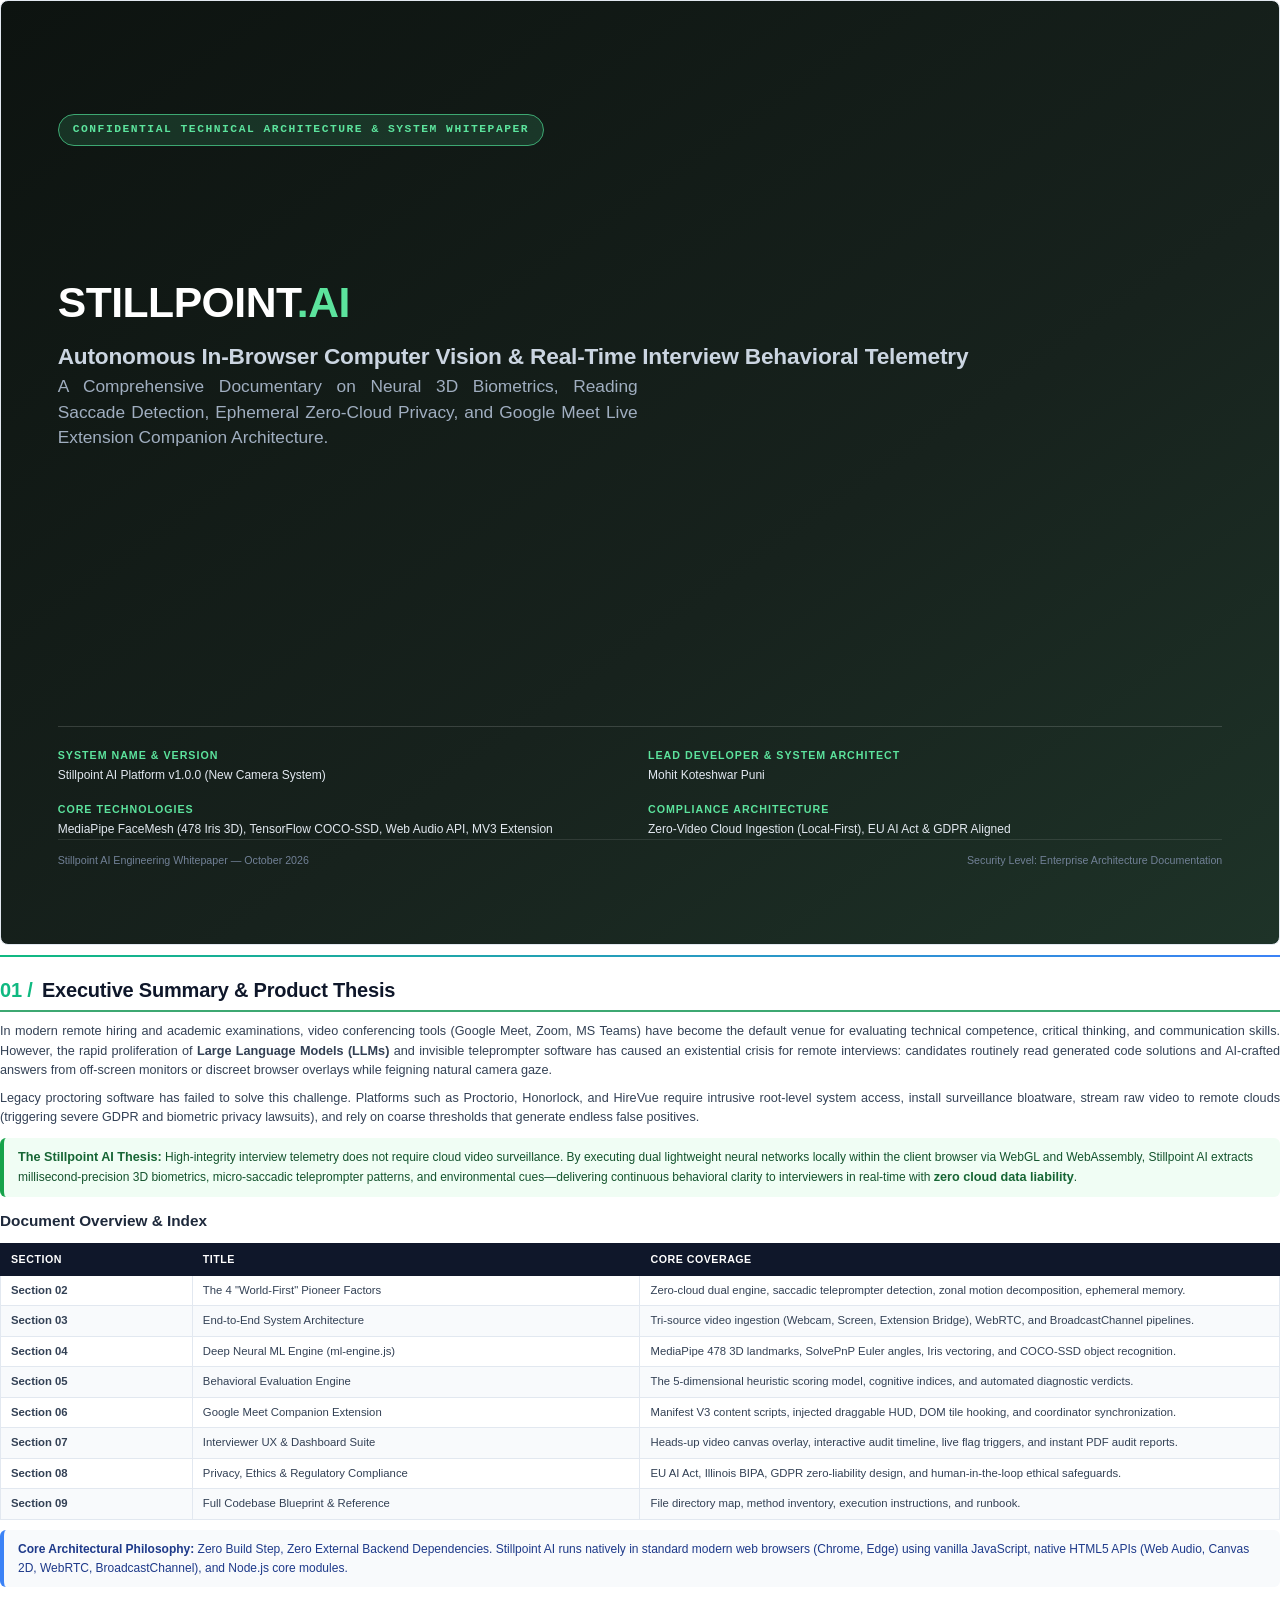
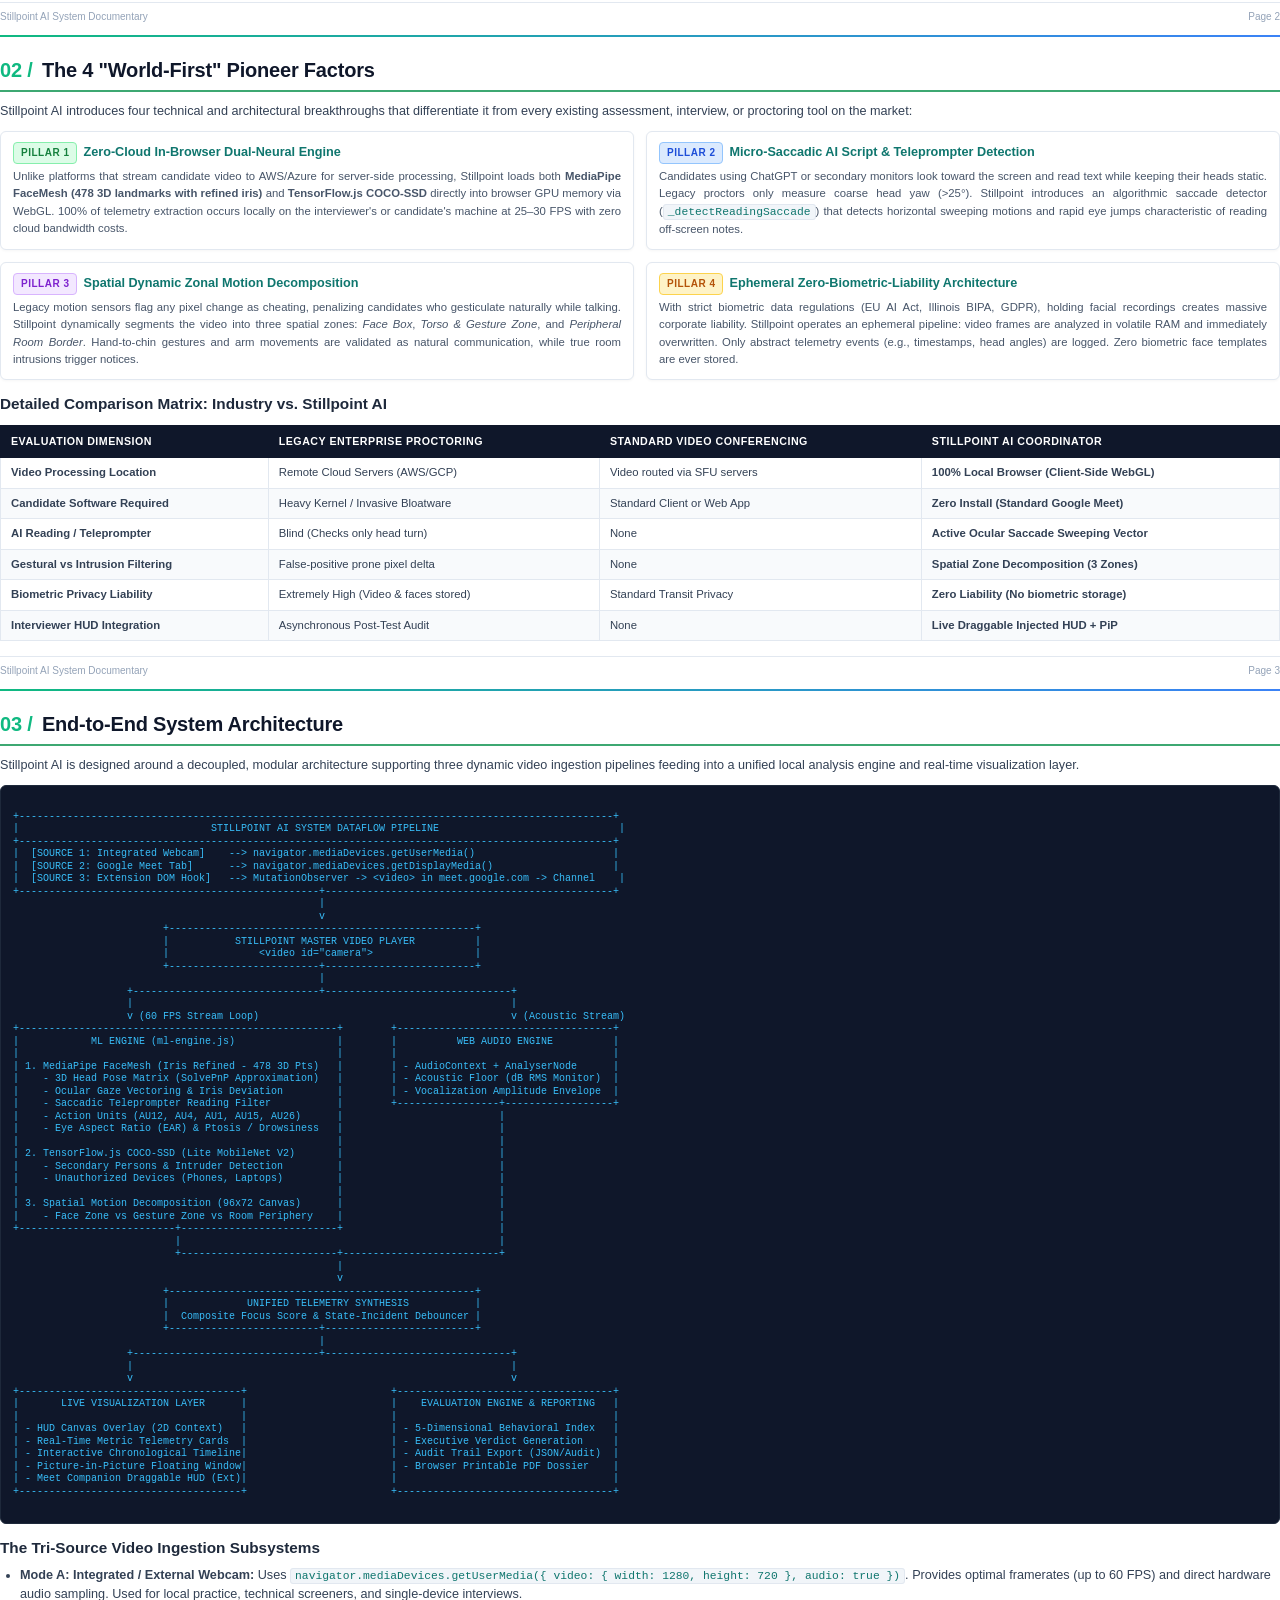
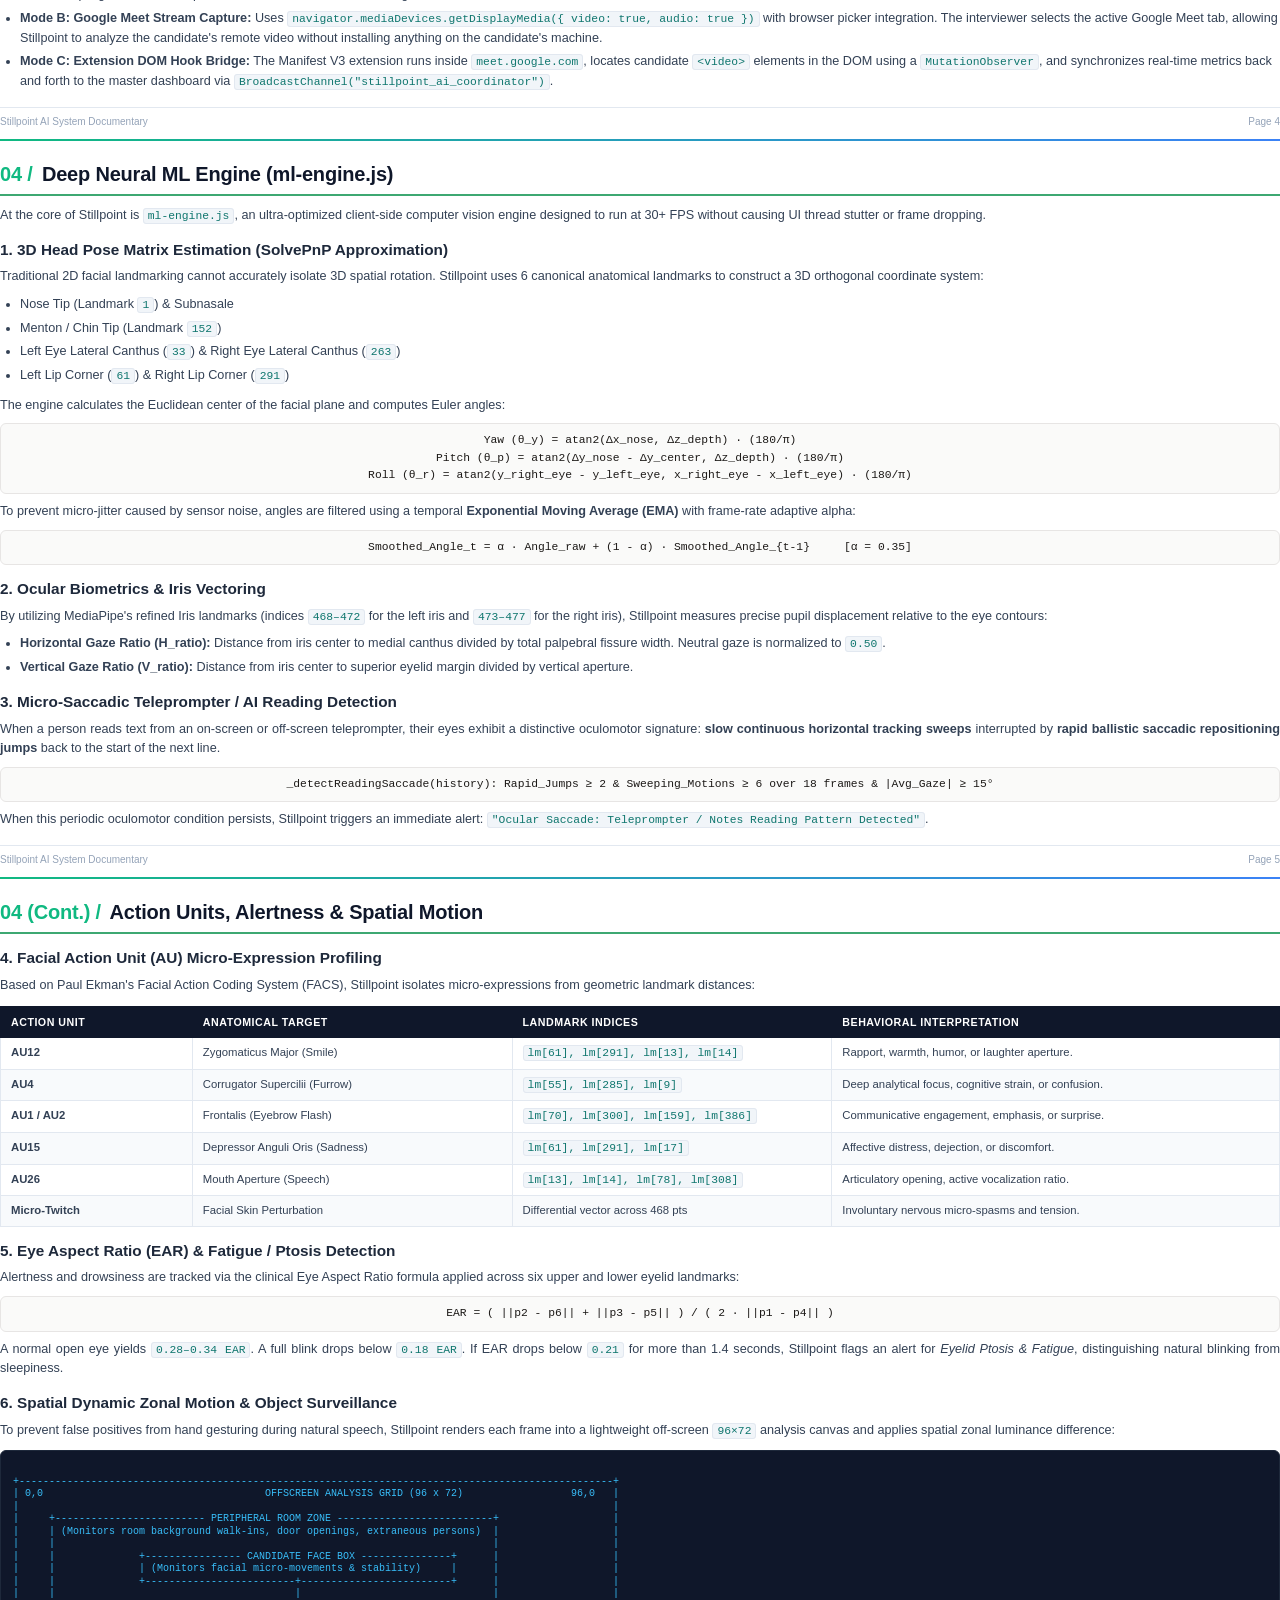
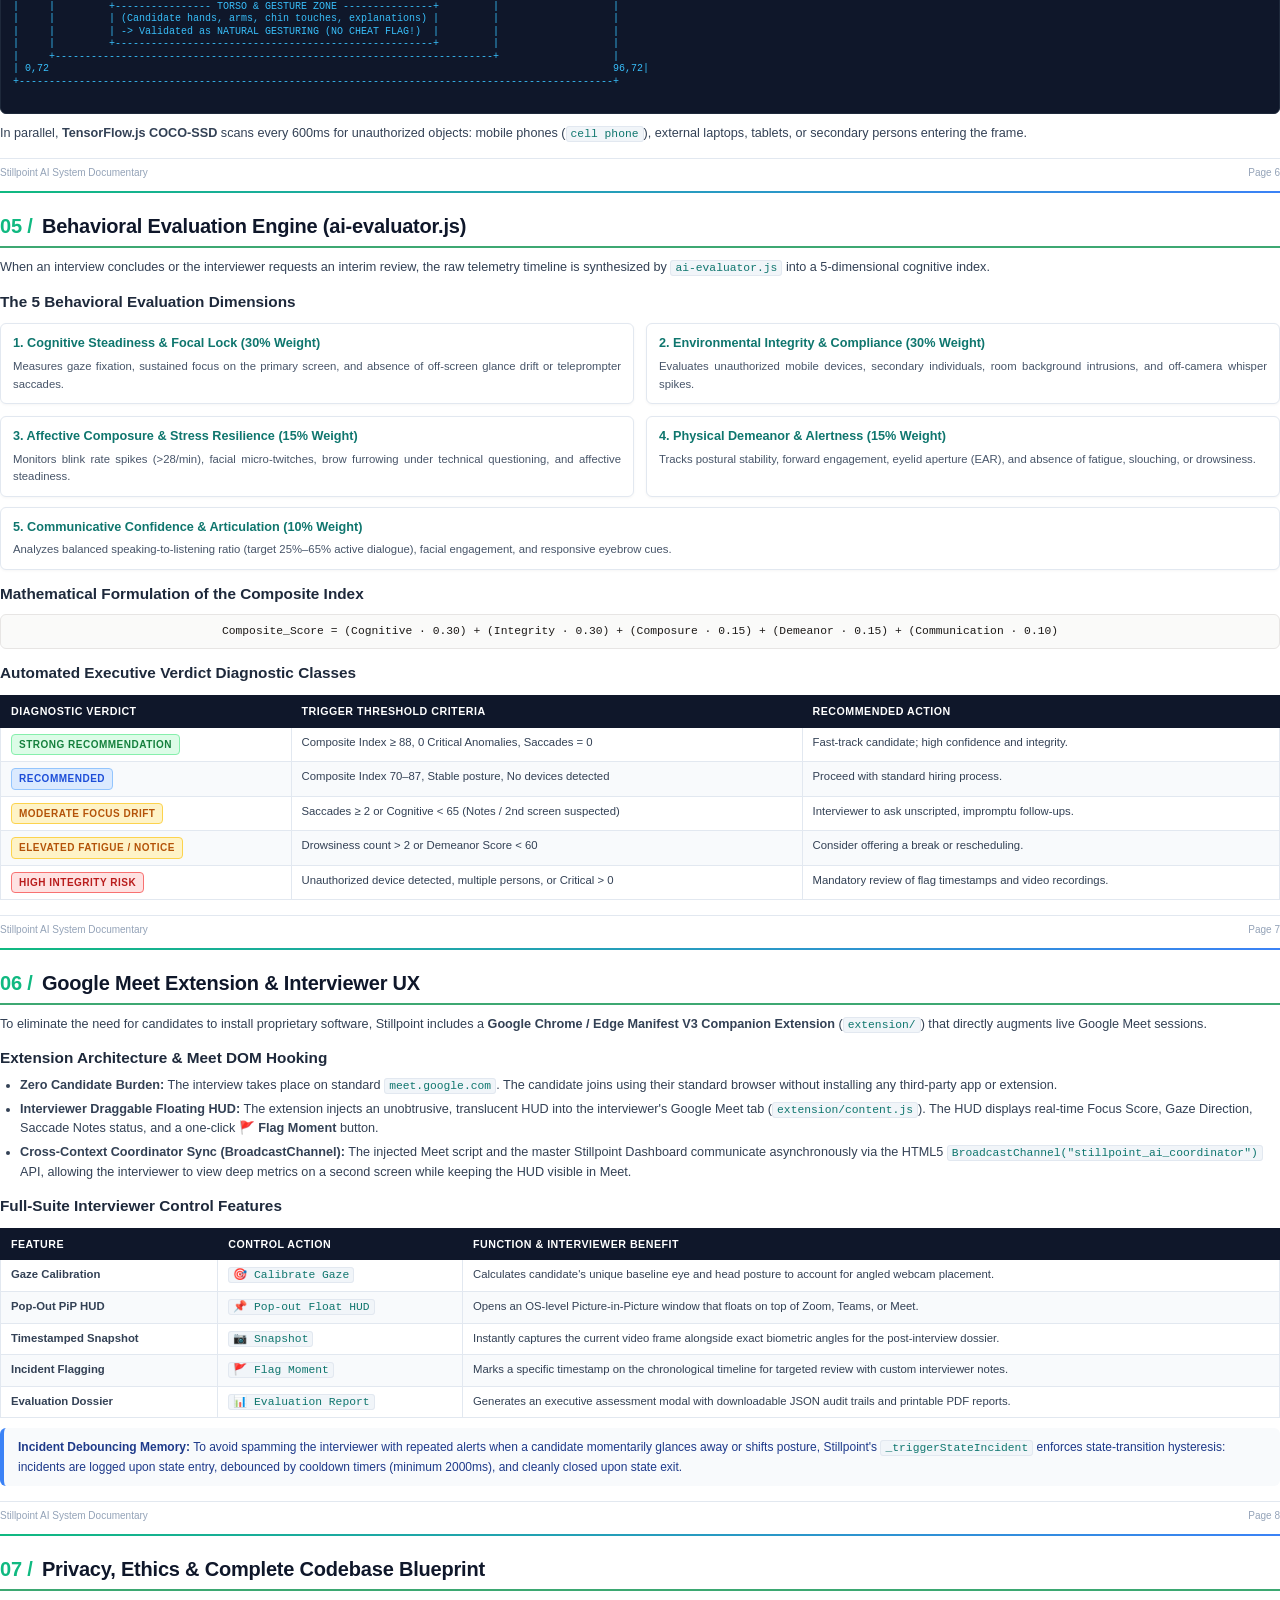
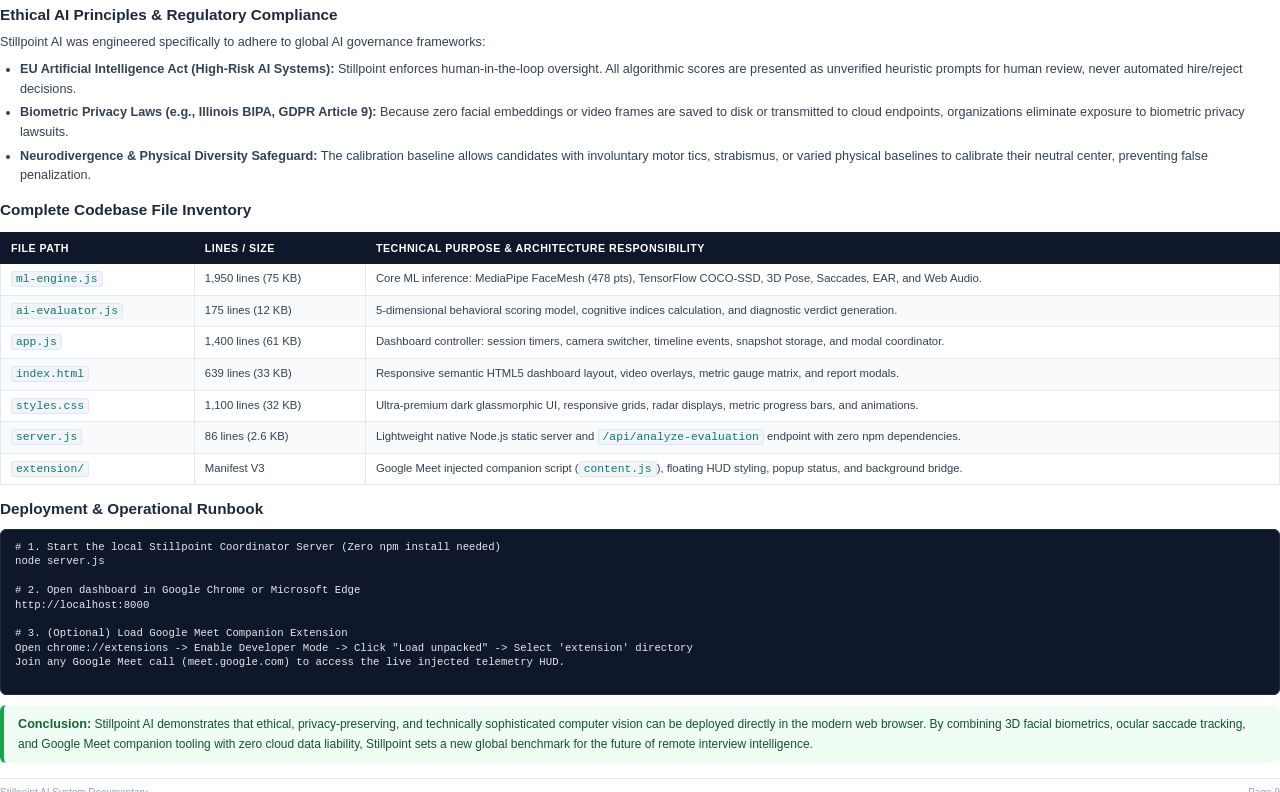
<file: Stillpoint_AI_System_Documentary.html>
<!DOCTYPE html>
<html lang="en">
<head>
  <meta charset="UTF-8">
  <title>Stillpoint AI — System Documentary & Technical Blueprint</title>
  <style>
    /* DOCUMENTARY PRINT & DISPLAY STYLESHEET */
    @page {
      size: A4 portrait;
      margin: 16mm 14mm 16mm 14mm;
      @bottom-right {
        content: counter(page);
        font-family: 'Segoe UI', system-ui, sans-serif;
        font-size: 8pt;
        color: #718096;
      }
    }

    * {
      box-sizing: border-box;
      margin: 0;
      padding: 0;
    }

    body {
      font-family: -apple-system, BlinkMacSystemFont, 'Segoe UI', Roboto, Helvetica, Arial, sans-serif;
      font-size: 9.5pt;
      line-height: 1.55;
      color: #1a202c;
      background: #ffffff;
      -webkit-print-color-adjust: exact !important;
      print-color-adjust: exact !important;
    }

    .page {
      page-break-after: always;
      position: relative;
      padding-bottom: 10px;
    }

    .page:last-child {
      page-break-after: avoid;
    }

    /* COVER PAGE */
    .cover-page {
      display: flex;
      flex-direction: column;
      justify-content: space-between;
      height: 100%;
      min-height: 250mm;
      padding: 30mm 15mm 20mm 15mm;
      border: 1px solid #e2e8f0;
      border-radius: 8px;
      background: linear-gradient(145deg, #0d1310 0%, #17221d 60%, #1e3328 100%);
      color: #ffffff;
    }

    .cover-badge {
      display: inline-block;
      align-self: flex-start;
      background: rgba(61, 168, 114, 0.2);
      border: 1px solid #3da872;
      color: #5ce39d;
      font-family: 'Consolas', 'Courier New', monospace;
      font-size: 8.5pt;
      font-weight: 700;
      letter-spacing: 1.5px;
      text-transform: uppercase;
      padding: 6px 14px;
      border-radius: 20px;
    }

    .cover-titles {
      margin-top: 35mm;
    }

    .cover-titles h1 {
      font-size: 32pt;
      font-weight: 800;
      line-height: 1.15;
      letter-spacing: -0.5px;
      color: #ffffff;
      margin-bottom: 12px;
    }

    .cover-titles h1 span {
      color: #5ce39d;
    }

    .cover-subtitle {
      font-size: 13pt;
      font-weight: 400;
      color: #a0aec0;
      line-height: 1.45;
      max-width: 580px;
      margin-bottom: 25px;
    }

    .cover-meta-grid {
      display: grid;
      grid-template-columns: 1fr 1fr;
      gap: 16px;
      border-top: 1px solid rgba(255, 255, 255, 0.15);
      padding-top: 20px;
      margin-top: 40px;
      font-size: 9pt;
    }

    .cover-meta-item strong {
      display: block;
      color: #5ce39d;
      font-size: 8pt;
      text-transform: uppercase;
      letter-spacing: 1px;
      margin-bottom: 3px;
    }

    .cover-meta-item span {
      color: #e2e8f0;
    }

    .cover-footer {
      font-size: 8pt;
      color: #718096;
      border-top: 1px solid rgba(255, 255, 255, 0.1);
      padding-top: 12px;
      display: flex;
      justify-content: space-between;
    }

    /* TYPOGRAPHY & HEADINGS */
    h2 {
      font-size: 15pt;
      font-weight: 700;
      color: #0f172a;
      border-bottom: 2px solid #3da872;
      padding-bottom: 4px;
      margin-top: 18px;
      margin-bottom: 10px;
      letter-spacing: -0.2px;
      page-break-after: avoid;
    }

    h3 {
      font-size: 11.5pt;
      font-weight: 600;
      color: #1e293b;
      margin-top: 12px;
      margin-bottom: 6px;
      page-break-after: avoid;
    }

    h4 {
      font-size: 10pt;
      font-weight: 600;
      color: #334155;
      margin-top: 10px;
      margin-bottom: 4px;
      page-break-after: avoid;
    }

    p {
      margin-bottom: 8px;
      color: #334155;
      text-align: justify;
    }

    ul, ol {
      margin-left: 20px;
      margin-bottom: 10px;
      color: #334155;
    }

    li {
      margin-bottom: 4px;
    }

    /* CODE & MONO */
    code {
      font-family: 'Consolas', 'Menlo', 'Monaco', monospace;
      font-size: 8.5pt;
      background: #f1f5f9;
      color: #0f766e;
      padding: 1px 4px;
      border-radius: 3px;
      border: 1px solid #e2e8f0;
    }

    pre {
      font-family: 'Consolas', 'Menlo', monospace;
      font-size: 8pt;
      line-height: 1.35;
      background: #0f172a;
      color: #e2e8f0;
      padding: 10px 14px;
      border-radius: 6px;
      margin: 8px 0;
      white-space: pre-wrap;
      word-break: break-all;
      border: 1px solid #1e293b;
    }

    /* CALLOUT BOXES */
    .callout {
      padding: 10px 14px;
      border-radius: 6px;
      margin: 10px 0;
      font-size: 9pt;
      page-break-inside: avoid;
    }

    .callout-pillar {
      background: #f0fdf4;
      border-left: 4px solid #16a34a;
      color: #14532d;
    }

    .callout-pillar strong {
      color: #166534;
      font-size: 9.5pt;
    }

    .callout-info {
      background: #f8fafc;
      border-left: 4px solid #3b82f6;
      color: #1e3a8a;
    }

    .callout-warning {
      background: #fffbeb;
      border-left: 4px solid #f59e0b;
      color: #78350f;
    }

    /* TABLES */
    table {
      width: 100%;
      border-collapse: collapse;
      margin: 10px 0;
      font-size: 8.5pt;
      page-break-inside: avoid;
    }

    th {
      background: #0f172a;
      color: #ffffff;
      text-align: left;
      padding: 7px 10px;
      font-weight: 600;
      font-size: 8pt;
      letter-spacing: 0.5px;
      text-transform: uppercase;
      border: 1px solid #0f172a;
    }

    td {
      padding: 6px 10px;
      border: 1px solid #e2e8f0;
      color: #334155;
      vertical-align: top;
    }

    tr:nth-child(even) td {
      background: #f8fafc;
    }

    /* GRID CARDS */
    .feature-grid {
      display: grid;
      grid-template-columns: 1fr 1fr;
      gap: 12px;
      margin: 10px 0;
      page-break-inside: avoid;
    }

    .feature-card {
      border: 1px solid #e2e8f0;
      border-radius: 6px;
      padding: 10px 12px;
      background: #ffffff;
      box-shadow: 0 1px 3px rgba(0,0,0,0.04);
    }

    .feature-card h4 {
      margin-top: 0;
      color: #0f766e;
      display: flex;
      align-items: center;
      gap: 6px;
      font-size: 9.5pt;
    }

    .feature-card p {
      font-size: 8.5pt;
      margin-bottom: 0;
      color: #475569;
    }

    /* BADGES */
    .badge {
      display: inline-block;
      padding: 2px 7px;
      border-radius: 4px;
      font-size: 7.5pt;
      font-weight: 600;
      text-transform: uppercase;
      letter-spacing: 0.5px;
    }

    .badge-green { background: #dcfce7; color: #15803d; border: 1px solid #86efac; }
    .badge-blue { background: #dbeafe; color: #1d4ed8; border: 1px solid #93c5fd; }
    .badge-purple { background: #f3e8ff; color: #7e22ce; border: 1px solid #d8b4fe; }
    .badge-amber { background: #fef3c7; color: #b45309; border: 1px solid #fcd34d; }

    /* MATH BOX */
    .formula-box {
      background: #fafaf9;
      border: 1px solid #e7e5e4;
      border-radius: 6px;
      padding: 8px 12px;
      margin: 8px 0;
      font-family: 'Consolas', 'Courier New', monospace;
      font-size: 8.5pt;
      color: #1c1917;
      text-align: center;
      page-break-inside: avoid;
    }

    /* DIAGRAM CONTAINER */
    .diagram {
      background: #0f172a;
      color: #38bdf8;
      border-radius: 6px;
      padding: 12px;
      font-family: 'Consolas', 'Menlo', monospace;
      font-size: 7.5pt;
      line-height: 1.25;
      margin: 10px 0;
      overflow-x: hidden;
      white-space: pre;
      border: 1px solid #1e293b;
      page-break-inside: avoid;
    }

    .section-num {
      color: #10b981;
      font-weight: 800;
      margin-right: 4px;
    }

    .header-rule {
      height: 2px;
      background: linear-gradient(90deg, #10b981 0%, #3b82f6 100%);
      margin-bottom: 14px;
    }

    .footer-bar {
      margin-top: 15px;
      border-top: 1px solid #e2e8f0;
      padding-top: 6px;
      display: flex;
      justify-content: space-between;
      font-size: 7.5pt;
      color: #94a3b8;
    }
  </style>
</head>
<body>

  <!-- ==================== COVER PAGE ==================== -->
  <div class="page">
    <div class="cover-page">
      <div>
        <div class="cover-badge">Confidential Technical Architecture & System Whitepaper</div>
        <div class="cover-titles">
          <h1>STILLPOINT<span>.AI</span></h1>
          <h2 style="color: #cbd5e1; border: none; font-size: 17pt; margin: 0; padding: 0;">Autonomous In-Browser Computer Vision & Real-Time Interview Behavioral Telemetry</h2>
          <p class="cover-subtitle">
            A Comprehensive Documentary on Neural 3D Biometrics, Reading Saccade Detection, Ephemeral Zero-Cloud Privacy, and Google Meet Live Extension Companion Architecture.
          </p>
        </div>
      </div>

      <div>
        <div class="cover-meta-grid">
          <div class="cover-meta-item">
            <strong>System Name & Version</strong>
            <span>Stillpoint AI Platform v1.0.0 (New Camera System)</span>
          </div>
          <div class="cover-meta-item">
            <strong>Lead Developer & System Architect</strong>
            <span>Mohit Koteshwar Puni</span>
          </div>
          <div class="cover-meta-item">
            <strong>Core Technologies</strong>
            <span>MediaPipe FaceMesh (478 Iris 3D), TensorFlow COCO-SSD, Web Audio API, MV3 Extension</span>
          </div>
          <div class="cover-meta-item">
            <strong>Compliance Architecture</strong>
            <span>Zero-Video Cloud Ingestion (Local-First), EU AI Act & GDPR Aligned</span>
          </div>
        </div>

        <div class="cover-footer">
          <span>Stillpoint AI Engineering Whitepaper — October 2026</span>
          <span>Security Level: Enterprise Architecture Documentation</span>
        </div>
      </div>
    </div>
  </div>

  <!-- ==================== TABLE OF CONTENTS & EXECUTIVE SUMMARY ==================== -->
  <div class="page">
    <div class="header-rule"></div>
    <h2><span class="section-num">01 /</span> Executive Summary & Product Thesis</h2>

    <p>
      In modern remote hiring and academic examinations, video conferencing tools (Google Meet, Zoom, MS Teams) have become the default venue for evaluating technical competence, critical thinking, and communication skills. However, the rapid proliferation of <strong>Large Language Models (LLMs)</strong> and invisible teleprompter software has caused an existential crisis for remote interviews: candidates routinely read generated code solutions and AI-crafted answers from off-screen monitors or discreet browser overlays while feigning natural camera gaze.
    </p>

    <p>
      Legacy proctoring software has failed to solve this challenge. Platforms such as Proctorio, Honorlock, and HireVue require intrusive root-level system access, install surveillance bloatware, stream raw video to remote clouds (triggering severe GDPR and biometric privacy lawsuits), and rely on coarse thresholds that generate endless false positives.
    </p>

    <div class="callout callout-pillar">
      <strong>The Stillpoint AI Thesis:</strong> High-integrity interview telemetry does not require cloud video surveillance. By executing dual lightweight neural networks locally within the client browser via WebGL and WebAssembly, Stillpoint AI extracts millisecond-precision 3D biometrics, micro-saccadic teleprompter patterns, and environmental cues—delivering continuous behavioral clarity to interviewers in real-time with <strong>zero cloud data liability</strong>.
    </div>

    <h3>Document Overview & Index</h3>
    <table>
      <thead>
        <tr>
          <th style="width: 15%;">Section</th>
          <th style="width: 35%;">Title</th>
          <th style="width: 50%;">Core Coverage</th>
        </tr>
      </thead>
      <tbody>
        <tr>
          <td><strong>Section 02</strong></td>
          <td>The 4 "World-First" Pioneer Factors</td>
          <td>Zero-cloud dual engine, saccadic teleprompter detection, zonal motion decomposition, ephemeral memory.</td>
        </tr>
        <tr>
          <td><strong>Section 03</strong></td>
          <td>End-to-End System Architecture</td>
          <td>Tri-source video ingestion (Webcam, Screen, Extension Bridge), WebRTC, and BroadcastChannel pipelines.</td>
        </tr>
        <tr>
          <td><strong>Section 04</strong></td>
          <td>Deep Neural ML Engine (ml-engine.js)</td>
          <td>MediaPipe 478 3D landmarks, SolvePnP Euler angles, Iris vectoring, and COCO-SSD object recognition.</td>
        </tr>
        <tr>
          <td><strong>Section 05</strong></td>
          <td>Behavioral Evaluation Engine</td>
          <td>The 5-dimensional heuristic scoring model, cognitive indices, and automated diagnostic verdicts.</td>
        </tr>
        <tr>
          <td><strong>Section 06</strong></td>
          <td>Google Meet Companion Extension</td>
          <td>Manifest V3 content scripts, injected draggable HUD, DOM tile hooking, and coordinator synchronization.</td>
        </tr>
        <tr>
          <td><strong>Section 07</strong></td>
          <td>Interviewer UX & Dashboard Suite</td>
          <td>Heads-up video canvas overlay, interactive audit timeline, live flag triggers, and instant PDF audit reports.</td>
        </tr>
        <tr>
          <td><strong>Section 08</strong></td>
          <td>Privacy, Ethics & Regulatory Compliance</td>
          <td>EU AI Act, Illinois BIPA, GDPR zero-liability design, and human-in-the-loop ethical safeguards.</td>
        </tr>
        <tr>
          <td><strong>Section 09</strong></td>
          <td>Full Codebase Blueprint & Reference</td>
          <td>File directory map, method inventory, execution instructions, and runbook.</td>
        </tr>
      </tbody>
    </table>

    <div class="callout callout-info">
      <strong>Core Architectural Philosophy:</strong> Zero Build Step, Zero External Backend Dependencies. Stillpoint AI runs natively in standard modern web browsers (Chrome, Edge) using vanilla JavaScript, native HTML5 APIs (Web Audio, Canvas 2D, WebRTC, BroadcastChannel), and Node.js core modules.
    </div>

    <div class="footer-bar">
      <span>Stillpoint AI System Documentary</span>
      <span>Page 2</span>
    </div>
  </div>

  <!-- ==================== THE 4 WORLD-FIRST FACTORS ==================== -->
  <div class="page">
    <div class="header-rule"></div>
    <h2><span class="section-num">02 /</span> The 4 "World-First" Pioneer Factors</h2>

    <p>
      Stillpoint AI introduces four technical and architectural breakthroughs that differentiate it from every existing assessment, interview, or proctoring tool on the market:
    </p>

    <div class="feature-grid">
      <div class="feature-card">
        <h4><span class="badge badge-green">Pillar 1</span> Zero-Cloud In-Browser Dual-Neural Engine</h4>
        <p>
          Unlike platforms that stream candidate video to AWS/Azure for server-side processing, Stillpoint loads both <strong>MediaPipe FaceMesh (478 3D landmarks with refined iris)</strong> and <strong>TensorFlow.js COCO-SSD</strong> directly into browser GPU memory via WebGL. 100% of telemetry extraction occurs locally on the interviewer's or candidate's machine at 25–30 FPS with zero cloud bandwidth costs.
        </p>
      </div>

      <div class="feature-card">
        <h4><span class="badge badge-blue">Pillar 2</span> Micro-Saccadic AI Script & Teleprompter Detection</h4>
        <p>
          Candidates using ChatGPT or secondary monitors look toward the screen and read text while keeping their heads static. Legacy proctors only measure coarse head yaw (&gt;25°). Stillpoint introduces an algorithmic saccade detector (<code>_detectReadingSaccade</code>) that detects horizontal sweeping motions and rapid eye jumps characteristic of reading off-screen notes.
        </p>
      </div>

      <div class="feature-card">
        <h4><span class="badge badge-purple">Pillar 3</span> Spatial Dynamic Zonal Motion Decomposition</h4>
        <p>
          Legacy motion sensors flag any pixel change as cheating, penalizing candidates who gesticulate naturally while talking. Stillpoint dynamically segments the video into three spatial zones: <em>Face Box</em>, <em>Torso & Gesture Zone</em>, and <em>Peripheral Room Border</em>. Hand-to-chin gestures and arm movements are validated as natural communication, while true room intrusions trigger notices.
        </p>
      </div>

      <div class="feature-card">
        <h4><span class="badge badge-amber">Pillar 4</span> Ephemeral Zero-Biometric-Liability Architecture</h4>
        <p>
          With strict biometric data regulations (EU AI Act, Illinois BIPA, GDPR), holding facial recordings creates massive corporate liability. Stillpoint operates an ephemeral pipeline: video frames are analyzed in volatile RAM and immediately overwritten. Only abstract telemetry events (e.g., timestamps, head angles) are logged. Zero biometric face templates are ever stored.
        </p>
      </div>
    </div>

    <h3>Detailed Comparison Matrix: Industry vs. Stillpoint AI</h3>
    <table>
      <thead>
        <tr>
          <th>Evaluation Dimension</th>
          <th>Legacy Enterprise Proctoring</th>
          <th>Standard Video Conferencing</th>
          <th>Stillpoint AI Coordinator</th>
        </tr>
      </thead>
      <tbody>
        <tr>
          <td><strong>Video Processing Location</strong></td>
          <td>Remote Cloud Servers (AWS/GCP)</td>
          <td>Video routed via SFU servers</td>
          <td><strong>100% Local Browser (Client-Side WebGL)</strong></td>
        </tr>
        <tr>
          <td><strong>Candidate Software Required</strong></td>
          <td>Heavy Kernel / Invasive Bloatware</td>
          <td>Standard Client or Web App</td>
          <td><strong>Zero Install (Standard Google Meet)</strong></td>
        </tr>
        <tr>
          <td><strong>AI Reading / Teleprompter</strong></td>
          <td>Blind (Checks only head turn)</td>
          <td>None</td>
          <td><strong>Active Ocular Saccade Sweeping Vector</strong></td>
        </tr>
        <tr>
          <td><strong>Gestural vs Intrusion Filtering</strong></td>
          <td>False-positive prone pixel delta</td>
          <td>None</td>
          <td><strong>Spatial Zone Decomposition (3 Zones)</strong></td>
        </tr>
        <tr>
          <td><strong>Biometric Privacy Liability</strong></td>
          <td>Extremely High (Video & faces stored)</td>
          <td>Standard Transit Privacy</td>
          <td><strong>Zero Liability (No biometric storage)</strong></td>
        </tr>
        <tr>
          <td><strong>Interviewer HUD Integration</strong></td>
          <td>Asynchronous Post-Test Audit</td>
          <td>None</td>
          <td><strong>Live Draggable Injected HUD + PiP</strong></td>
        </tr>
      </tbody>
    </table>

    <div class="footer-bar">
      <span>Stillpoint AI System Documentary</span>
      <span>Page 3</span>
    </div>
  </div>

  <!-- ==================== SYSTEM ARCHITECTURE ==================== -->
  <div class="page">
    <div class="header-rule"></div>
    <h2><span class="section-num">03 /</span> End-to-End System Architecture</h2>

    <p>
      Stillpoint AI is designed around a decoupled, modular architecture supporting three dynamic video ingestion pipelines feeding into a unified local analysis engine and real-time visualization layer.
    </p>

    <div class="diagram">
+---------------------------------------------------------------------------------------------------+
|                                STILLPOINT AI SYSTEM DATAFLOW PIPELINE                              |
+---------------------------------------------------------------------------------------------------+
|  [SOURCE 1: Integrated Webcam]    --> navigator.mediaDevices.getUserMedia()                       |
|  [SOURCE 2: Google Meet Tab]      --> navigator.mediaDevices.getDisplayMedia()                    |
|  [SOURCE 3: Extension DOM Hook]   --> MutationObserver -> &lt;video&gt; in meet.google.com -> Channel    |
+--------------------------------------------------+------------------------------------------------+
                                                   |
                                                   v
                         +---------------------------------------------------+
                         |           STILLPOINT MASTER VIDEO PLAYER          |
                         |               &lt;video id="camera"&gt;                 |
                         +-------------------------+-------------------------+
                                                   |
                   +-------------------------------+-------------------------------+
                   |                                                               |
                   v (60 FPS Stream Loop)                                          v (Acoustic Stream)
+-----------------------------------------------------+        +------------------------------------+
|            ML ENGINE (ml-engine.js)                 |        |          WEB AUDIO ENGINE          |
|                                                     |        |                                    |
| 1. MediaPipe FaceMesh (Iris Refined - 478 3D Pts)   |        | - AudioContext + AnalyserNode      |
|    - 3D Head Pose Matrix (SolvePnP Approximation)   |        | - Acoustic Floor (dB RMS Monitor)  |
|    - Ocular Gaze Vectoring & Iris Deviation         |        | - Vocalization Amplitude Envelope  |
|    - Saccadic Teleprompter Reading Filter           |        +-----------------+------------------+
|    - Action Units (AU12, AU4, AU1, AU15, AU26)      |                          |
|    - Eye Aspect Ratio (EAR) & Ptosis / Drowsiness   |                          |
|                                                     |                          |
| 2. TensorFlow.js COCO-SSD (Lite MobileNet V2)       |                          |
|    - Secondary Persons & Intruder Detection         |                          |
|    - Unauthorized Devices (Phones, Laptops)         |                          |
|                                                     |                          |
| 3. Spatial Motion Decomposition (96x72 Canvas)      |                          |
|    - Face Zone vs Gesture Zone vs Room Periphery    |                          |
+--------------------------+--------------------------+                          |
                           |                                                     |
                           +--------------------------+--------------------------+
                                                      |
                                                      v
                         +---------------------------------------------------+
                         |             UNIFIED TELEMETRY SYNTHESIS           |
                         |  Composite Focus Score & State-Incident Debouncer |
                         +-------------------------+-------------------------+
                                                   |
                   +-------------------------------+-------------------------------+
                   |                                                               |
                   v                                                               v
+-------------------------------------+                        +------------------------------------+
|       LIVE VISUALIZATION LAYER      |                        |    EVALUATION ENGINE & REPORTING   |
|                                     |                        |                                    |
| - HUD Canvas Overlay (2D Context)   |                        | - 5-Dimensional Behavioral Index   |
| - Real-Time Metric Telemetry Cards  |                        | - Executive Verdict Generation     |
| - Interactive Chronological Timeline|                        | - Audit Trail Export (JSON/Audit)  |
| - Picture-in-Picture Floating Window|                        | - Browser Printable PDF Dossier    |
| - Meet Companion Draggable HUD (Ext)|                        |                                    |
+-------------------------------------+                        +------------------------------------+
    </div>

    <h3>The Tri-Source Video Ingestion Subsystems</h3>
    <ul>
      <li>
        <strong>Mode A: Integrated / External Webcam:</strong> Uses <code>navigator.mediaDevices.getUserMedia({ video: { width: 1280, height: 720 }, audio: true })</code>. Provides optimal framerates (up to 60 FPS) and direct hardware audio sampling. Used for local practice, technical screeners, and single-device interviews.
      </li>
      <li>
        <strong>Mode B: Google Meet Stream Capture:</strong> Uses <code>navigator.mediaDevices.getDisplayMedia({ video: true, audio: true })</code> with browser picker integration. The interviewer selects the active Google Meet tab, allowing Stillpoint to analyze the candidate's remote video without installing anything on the candidate's machine.
      </li>
      <li>
        <strong>Mode C: Extension DOM Hook Bridge:</strong> The Manifest V3 extension runs inside <code>meet.google.com</code>, locates candidate <code>&lt;video&gt;</code> elements in the DOM using a <code>MutationObserver</code>, and synchronizes real-time metrics back and forth to the master dashboard via <code>BroadcastChannel("stillpoint_ai_coordinator")</code>.
      </li>
    </ul>

    <div class="footer-bar">
      <span>Stillpoint AI System Documentary</span>
      <span>Page 4</span>
    </div>
  </div>

  <!-- ==================== MACHINE LEARNING ENGINE ==================== -->
  <div class="page">
    <div class="header-rule"></div>
    <h2><span class="section-num">04 /</span> Deep Neural ML Engine (ml-engine.js)</h2>

    <p>
      At the core of Stillpoint is <code>ml-engine.js</code>, an ultra-optimized client-side computer vision engine designed to run at 30+ FPS without causing UI thread stutter or frame dropping.
    </p>

    <h3>1. 3D Head Pose Matrix Estimation (SolvePnP Approximation)</h3>
    <p>
      Traditional 2D facial landmarking cannot accurately isolate 3D spatial rotation. Stillpoint uses 6 canonical anatomical landmarks to construct a 3D orthogonal coordinate system:
    </p>
    <ul>
      <li>Nose Tip (Landmark <code>1</code>) & Subnasale</li>
      <li>Menton / Chin Tip (Landmark <code>152</code>)</li>
      <li>Left Eye Lateral Canthus (<code>33</code>) & Right Eye Lateral Canthus (<code>263</code>)</li>
      <li>Left Lip Corner (<code>61</code>) & Right Lip Corner (<code>291</code>)</li>
    </ul>

    <p>
      The engine calculates the Euclidean center of the facial plane and computes Euler angles:
    </p>
    <div class="formula-box">
      Yaw (θ_y) = atan2(Δx_nose, Δz_depth) · (180/π)<br>
      Pitch (θ_p) = atan2(Δy_nose - Δy_center, Δz_depth) · (180/π)<br>
      Roll (θ_r) = atan2(y_right_eye - y_left_eye, x_right_eye - x_left_eye) · (180/π)
    </div>

    <p>
      To prevent micro-jitter caused by sensor noise, angles are filtered using a temporal <strong>Exponential Moving Average (EMA)</strong> with frame-rate adaptive alpha:
    </p>
    <div class="formula-box">
      Smoothed_Angle_t = α · Angle_raw + (1 - α) · Smoothed_Angle_{t-1} &nbsp;&nbsp;&nbsp;&nbsp;[α = 0.35]
    </div>

    <h3>2. Ocular Biometrics & Iris Vectoring</h3>
    <p>
      By utilizing MediaPipe's refined Iris landmarks (indices <code>468–472</code> for the left iris and <code>473–477</code> for the right iris), Stillpoint measures precise pupil displacement relative to the eye contours:
    </p>
    <ul>
      <li><strong>Horizontal Gaze Ratio (H_ratio):</strong> Distance from iris center to medial canthus divided by total palpebral fissure width. Neutral gaze is normalized to <code>0.50</code>.</li>
      <li><strong>Vertical Gaze Ratio (V_ratio):</strong> Distance from iris center to superior eyelid margin divided by vertical aperture.</li>
    </ul>

    <h3>3. Micro-Saccadic Teleprompter / AI Reading Detection</h3>
    <p>
      When a person reads text from an on-screen or off-screen teleprompter, their eyes exhibit a distinctive oculomotor signature: <strong>slow continuous horizontal tracking sweeps</strong> interrupted by <strong>rapid ballistic saccadic repositioning jumps</strong> back to the start of the next line.
    </p>
    <div class="formula-box">
      _detectReadingSaccade(history): Rapid_Jumps ≥ 2 & Sweeping_Motions ≥ 6 over 18 frames & |Avg_Gaze| ≥ 15°
    </div>
    <p>
      When this periodic oculomotor condition persists, Stillpoint triggers an immediate alert: <code>"Ocular Saccade: Teleprompter / Notes Reading Pattern Detected"</code>.
    </p>

    <div class="footer-bar">
      <span>Stillpoint AI System Documentary</span>
      <span>Page 5</span>
    </div>
  </div>

  <!-- ==================== FACIAL ACTION UNITS & SPATIAL MOTION ==================== -->
  <div class="page">
    <div class="header-rule"></div>
    <h2><span class="section-num">04 (Cont.) /</span> Action Units, Alertness & Spatial Motion</h2>

    <h3>4. Facial Action Unit (AU) Micro-Expression Profiling</h3>
    <p>
      Based on Paul Ekman's Facial Action Coding System (FACS), Stillpoint isolates micro-expressions from geometric landmark distances:
    </p>

    <table>
      <thead>
        <tr>
          <th style="width: 15%;">Action Unit</th>
          <th style="width: 25%;">Anatomical Target</th>
          <th style="width: 25%;">Landmark Indices</th>
          <th style="width: 35%;">Behavioral Interpretation</th>
        </tr>
      </thead>
      <tbody>
        <tr>
          <td><strong>AU12</strong></td>
          <td>Zygomaticus Major (Smile)</td>
          <td><code>lm[61], lm[291], lm[13], lm[14]</code></td>
          <td>Rapport, warmth, humor, or laughter aperture.</td>
        </tr>
        <tr>
          <td><strong>AU4</strong></td>
          <td>Corrugator Supercilii (Furrow)</td>
          <td><code>lm[55], lm[285], lm[9]</code></td>
          <td>Deep analytical focus, cognitive strain, or confusion.</td>
        </tr>
        <tr>
          <td><strong>AU1 / AU2</strong></td>
          <td>Frontalis (Eyebrow Flash)</td>
          <td><code>lm[70], lm[300], lm[159], lm[386]</code></td>
          <td>Communicative engagement, emphasis, or surprise.</td>
        </tr>
        <tr>
          <td><strong>AU15</strong></td>
          <td>Depressor Anguli Oris (Sadness)</td>
          <td><code>lm[61], lm[291], lm[17]</code></td>
          <td>Affective distress, dejection, or discomfort.</td>
        </tr>
        <tr>
          <td><strong>AU26</strong></td>
          <td>Mouth Aperture (Speech)</td>
          <td><code>lm[13], lm[14], lm[78], lm[308]</code></td>
          <td>Articulatory opening, active vocalization ratio.</td>
        </tr>
        <tr>
          <td><strong>Micro-Twitch</strong></td>
          <td>Facial Skin Perturbation</td>
          <td>Differential vector across 468 pts</td>
          <td>Involuntary nervous micro-spasms and tension.</td>
        </tr>
      </tbody>
    </table>

    <h3>5. Eye Aspect Ratio (EAR) & Fatigue / Ptosis Detection</h3>
    <p>
      Alertness and drowsiness are tracked via the clinical Eye Aspect Ratio formula applied across six upper and lower eyelid landmarks:
    </p>
    <div class="formula-box">
      EAR = ( ||p2 - p6|| + ||p3 - p5|| ) / ( 2 · ||p1 - p4|| )
    </div>
    <p>
      A normal open eye yields <code>0.28–0.34 EAR</code>. A full blink drops below <code>0.18 EAR</code>. If EAR drops below <code>0.21</code> for more than 1.4 seconds, Stillpoint flags an alert for <em>Eyelid Ptosis & Fatigue</em>, distinguishing natural blinking from sleepiness.
    </p>

    <h3>6. Spatial Dynamic Zonal Motion & Object Surveillance</h3>
    <p>
      To prevent false positives from hand gesturing during natural speech, Stillpoint renders each frame into a lightweight off-screen <code>96×72</code> analysis canvas and applies spatial zonal luminance difference:
    </p>

    <div class="diagram">
+---------------------------------------------------------------------------------------------------+
| 0,0                                     OFFSCREEN ANALYSIS GRID (96 x 72)                  96,0   |
|                                                                                                   |
|     +------------------------- PERIPHERAL ROOM ZONE --------------------------+                   |
|     | (Monitors room background walk-ins, door openings, extraneous persons)  |                   |
|     |                                                                         |                   |
|     |              +---------------- CANDIDATE FACE BOX ---------------+      |                   |
|     |              | (Monitors facial micro-movements & stability)     |      |                   |
|     |              +-------------------------+-------------------------+      |                   |
|     |                                        |                                |                   |
|     |         +---------------- TORSO & GESTURE ZONE ---------------+         |                   |
|     |         | (Candidate hands, arms, chin touches, explanations) |         |                   |
|     |         | -> Validated as NATURAL GESTURING (NO CHEAT FLAG!)  |         |                   |
|     |         +-----------------------------------------------------+         |                   |
|     +-------------------------------------------------------------------------+                   |
| 0,72                                                                                              96,72|
+---------------------------------------------------------------------------------------------------+
    </div>

    <p>
      In parallel, <strong>TensorFlow.js COCO-SSD</strong> scans every 600ms for unauthorized objects: mobile phones (<code>cell phone</code>), external laptops, tablets, or secondary persons entering the frame.
    </p>

    <div class="footer-bar">
      <span>Stillpoint AI System Documentary</span>
      <span>Page 6</span>
    </div>
  </div>

  <!-- ==================== BEHAVIORAL EVALUATION ENGINE ==================== -->
  <div class="page">
    <div class="header-rule"></div>
    <h2><span class="section-num">05 /</span> Behavioral Evaluation Engine (ai-evaluator.js)</h2>

    <p>
      When an interview concludes or the interviewer requests an interim review, the raw telemetry timeline is synthesized by <code>ai-evaluator.js</code> into a 5-dimensional cognitive index.
    </p>

    <h3>The 5 Behavioral Evaluation Dimensions</h3>
    <div class="feature-grid">
      <div class="feature-card">
        <h4>1. Cognitive Steadiness & Focal Lock (30% Weight)</h4>
        <p>Measures gaze fixation, sustained focus on the primary screen, and absence of off-screen glance drift or teleprompter saccades.</p>
      </div>
      <div class="feature-card">
        <h4>2. Environmental Integrity & Compliance (30% Weight)</h4>
        <p>Evaluates unauthorized mobile devices, secondary individuals, room background intrusions, and off-camera whisper spikes.</p>
      </div>
      <div class="feature-card">
        <h4>3. Affective Composure & Stress Resilience (15% Weight)</h4>
        <p>Monitors blink rate spikes (&gt;28/min), facial micro-twitches, brow furrowing under technical questioning, and affective steadiness.</p>
      </div>
      <div class="feature-card">
        <h4>4. Physical Demeanor & Alertness (15% Weight)</h4>
        <p>Tracks postural stability, forward engagement, eyelid aperture (EAR), and absence of fatigue, slouching, or drowsiness.</p>
      </div>
    </div>
    <div class="feature-card" style="margin-top: 10px;">
      <h4>5. Communicative Confidence & Articulation (10% Weight)</h4>
      <p>Analyzes balanced speaking-to-listening ratio (target 25%–65% active dialogue), facial engagement, and responsive eyebrow cues.</p>
    </div>

    <h3>Mathematical Formulation of the Composite Index</h3>
    <div class="formula-box">
      Composite_Score = (Cognitive · 0.30) + (Integrity · 0.30) + (Composure · 0.15) + (Demeanor · 0.15) + (Communication · 0.10)
    </div>

    <h3>Automated Executive Verdict Diagnostic Classes</h3>
    <table>
      <thead>
        <tr>
          <th>Diagnostic Verdict</th>
          <th>Trigger Threshold Criteria</th>
          <th>Recommended Action</th>
        </tr>
      </thead>
      <tbody>
        <tr>
          <td><span class="badge badge-green">STRONG RECOMMENDATION</span></td>
          <td>Composite Index ≥ 88, 0 Critical Anomalies, Saccades = 0</td>
          <td>Fast-track candidate; high confidence and integrity.</td>
        </tr>
        <tr>
          <td><span class="badge badge-blue">RECOMMENDED</span></td>
          <td>Composite Index 70–87, Stable posture, No devices detected</td>
          <td>Proceed with standard hiring process.</td>
        </tr>
        <tr>
          <td><span class="badge badge-amber">MODERATE FOCUS DRIFT</span></td>
          <td>Saccades ≥ 2 or Cognitive &lt; 65 (Notes / 2nd screen suspected)</td>
          <td>Interviewer to ask unscripted, impromptu follow-ups.</td>
        </tr>
        <tr>
          <td><span class="badge badge-amber">ELEVATED FATIGUE / NOTICE</span></td>
          <td>Drowsiness count &gt; 2 or Demeanor Score &lt; 60</td>
          <td>Consider offering a break or rescheduling.</td>
        </tr>
        <tr>
          <td><span class="badge" style="background:#fee2e2; color:#b91c1c; border:1px solid #f87171;">HIGH INTEGRITY RISK</span></td>
          <td>Unauthorized device detected, multiple persons, or Critical &gt; 0</td>
          <td>Mandatory review of flag timestamps and video recordings.</td>
        </tr>
      </tbody>
    </table>

    <div class="footer-bar">
      <span>Stillpoint AI System Documentary</span>
      <span>Page 7</span>
    </div>
  </div>

  <!-- ==================== GOOGLE MEET COMPANION EXTENSION ==================== -->
  <div class="page">
    <div class="header-rule"></div>
    <h2><span class="section-num">06 /</span> Google Meet Extension & Interviewer UX</h2>

    <p>
      To eliminate the need for candidates to install proprietary software, Stillpoint includes a <strong>Google Chrome / Edge Manifest V3 Companion Extension</strong> (<code>extension/</code>) that directly augments live Google Meet sessions.
    </p>

    <h3>Extension Architecture & Meet DOM Hooking</h3>
    <ul>
      <li>
        <strong>Zero Candidate Burden:</strong> The interview takes place on standard <code>meet.google.com</code>. The candidate joins using their standard browser without installing any third-party app or extension.
      </li>
      <li>
        <strong>Interviewer Draggable Floating HUD:</strong> The extension injects an unobtrusive, translucent HUD into the interviewer's Google Meet tab (<code>extension/content.js</code>). The HUD displays real-time Focus Score, Gaze Direction, Saccade Notes status, and a one-click <strong>🚩 Flag Moment</strong> button.
      </li>
      <li>
        <strong>Cross-Context Coordinator Sync (BroadcastChannel):</strong> The injected Meet script and the master Stillpoint Dashboard communicate asynchronously via the HTML5 <code>BroadcastChannel("stillpoint_ai_coordinator")</code> API, allowing the interviewer to view deep metrics on a second screen while keeping the HUD visible in Meet.
      </li>
    </ul>

    <h3>Full-Suite Interviewer Control Features</h3>
    <table>
      <thead>
        <tr>
          <th>Feature</th>
          <th>Control Action</th>
          <th>Function & Interviewer Benefit</th>
        </tr>
      </thead>
      <tbody>
        <tr>
          <td><strong>Gaze Calibration</strong></td>
          <td><code>🎯 Calibrate Gaze</code></td>
          <td>Calculates candidate's unique baseline eye and head posture to account for angled webcam placement.</td>
        </tr>
        <tr>
          <td><strong>Pop-Out PiP HUD</strong></td>
          <td><code>📌 Pop-out Float HUD</code></td>
          <td>Opens an OS-level Picture-in-Picture window that floats on top of Zoom, Teams, or Meet.</td>
        </tr>
        <tr>
          <td><strong>Timestamped Snapshot</strong></td>
          <td><code>📷 Snapshot</code></td>
          <td>Instantly captures the current video frame alongside exact biometric angles for the post-interview dossier.</td>
        </tr>
        <tr>
          <td><strong>Incident Flagging</strong></td>
          <td><code>🚩 Flag Moment</code></td>
          <td>Marks a specific timestamp on the chronological timeline for targeted review with custom interviewer notes.</td>
        </tr>
        <tr>
          <td><strong>Evaluation Dossier</strong></td>
          <td><code>📊 Evaluation Report</code></td>
          <td>Generates an executive assessment modal with downloadable JSON audit trails and printable PDF reports.</td>
        </tr>
      </tbody>
    </table>

    <div class="callout callout-info">
      <strong>Incident Debouncing Memory:</strong> To avoid spamming the interviewer with repeated alerts when a candidate momentarily glances away or shifts posture, Stillpoint's <code>_triggerStateIncident</code> enforces state-transition hysteresis: incidents are logged upon state entry, debounced by cooldown timers (minimum 2000ms), and cleanly closed upon state exit.
    </div>

    <div class="footer-bar">
      <span>Stillpoint AI System Documentary</span>
      <span>Page 8</span>
    </div>
  </div>

  <!-- ==================== PRIVACY, ETHICS & CODEBASE ==================== -->
  <div class="page">
    <div class="header-rule"></div>
    <h2><span class="section-num">07 /</span> Privacy, Ethics & Complete Codebase Blueprint</h2>

    <h3>Ethical AI Principles & Regulatory Compliance</h3>
    <p>
      Stillpoint AI was engineered specifically to adhere to global AI governance frameworks:
    </p>
    <ul>
      <li><strong>EU Artificial Intelligence Act (High-Risk AI Systems):</strong> Stillpoint enforces human-in-the-loop oversight. All algorithmic scores are presented as unverified heuristic prompts for human review, never automated hire/reject decisions.</li>
      <li><strong>Biometric Privacy Laws (e.g., Illinois BIPA, GDPR Article 9):</strong> Because zero facial embeddings or video frames are saved to disk or transmitted to cloud endpoints, organizations eliminate exposure to biometric privacy lawsuits.</li>
      <li><strong>Neurodivergence & Physical Diversity Safeguard:</strong> The calibration baseline allows candidates with involuntary motor tics, strabismus, or varied physical baselines to calibrate their neutral center, preventing false penalization.</li>
    </ul>

    <h3>Complete Codebase File Inventory</h3>
    <table>
      <thead>
        <tr>
          <th>File Path</th>
          <th>Lines / Size</th>
          <th>Technical Purpose & Architecture Responsibility</th>
        </tr>
      </thead>
      <tbody>
        <tr>
          <td><code>ml-engine.js</code></td>
          <td>1,950 lines (75 KB)</td>
          <td>Core ML inference: MediaPipe FaceMesh (478 pts), TensorFlow COCO-SSD, 3D Pose, Saccades, EAR, and Web Audio.</td>
        </tr>
        <tr>
          <td><code>ai-evaluator.js</code></td>
          <td>175 lines (12 KB)</td>
          <td>5-dimensional behavioral scoring model, cognitive indices calculation, and diagnostic verdict generation.</td>
        </tr>
        <tr>
          <td><code>app.js</code></td>
          <td>1,400 lines (61 KB)</td>
          <td>Dashboard controller: session timers, camera switcher, timeline events, snapshot storage, and modal coordinator.</td>
        </tr>
        <tr>
          <td><code>index.html</code></td>
          <td>639 lines (33 KB)</td>
          <td>Responsive semantic HTML5 dashboard layout, video overlays, metric gauge matrix, and report modals.</td>
        </tr>
        <tr>
          <td><code>styles.css</code></td>
          <td>1,100 lines (32 KB)</td>
          <td>Ultra-premium dark glassmorphic UI, responsive grids, radar displays, metric progress bars, and animations.</td>
        </tr>
        <tr>
          <td><code>server.js</code></td>
          <td>86 lines (2.6 KB)</td>
          <td>Lightweight native Node.js static server and <code>/api/analyze-evaluation</code> endpoint with zero npm dependencies.</td>
        </tr>
        <tr>
          <td><code>extension/</code></td>
          <td>Manifest V3</td>
          <td>Google Meet injected companion script (<code>content.js</code>), floating HUD styling, popup status, and background bridge.</td>
        </tr>
      </tbody>
    </table>

    <h3>Deployment & Operational Runbook</h3>
    <pre>
# 1. Start the local Stillpoint Coordinator Server (Zero npm install needed)
node server.js

# 2. Open dashboard in Google Chrome or Microsoft Edge
http://localhost:8000

# 3. (Optional) Load Google Meet Companion Extension
Open chrome://extensions -> Enable Developer Mode -> Click "Load unpacked" -> Select 'extension' directory
Join any Google Meet call (meet.google.com) to access the live injected telemetry HUD.
    </pre>

    <div class="callout callout-pillar">
      <strong>Conclusion:</strong> Stillpoint AI demonstrates that ethical, privacy-preserving, and technically sophisticated computer vision can be deployed directly in the modern web browser. By combining 3D facial biometrics, ocular saccade tracking, and Google Meet companion tooling with zero cloud data liability, Stillpoint sets a new global benchmark for the future of remote interview intelligence.
    </div>

    <div class="footer-bar">
      <span>Stillpoint AI System Documentary</span>
      <span>Page 9</span>
    </div>
  </div>

</body>
</html>
</file>
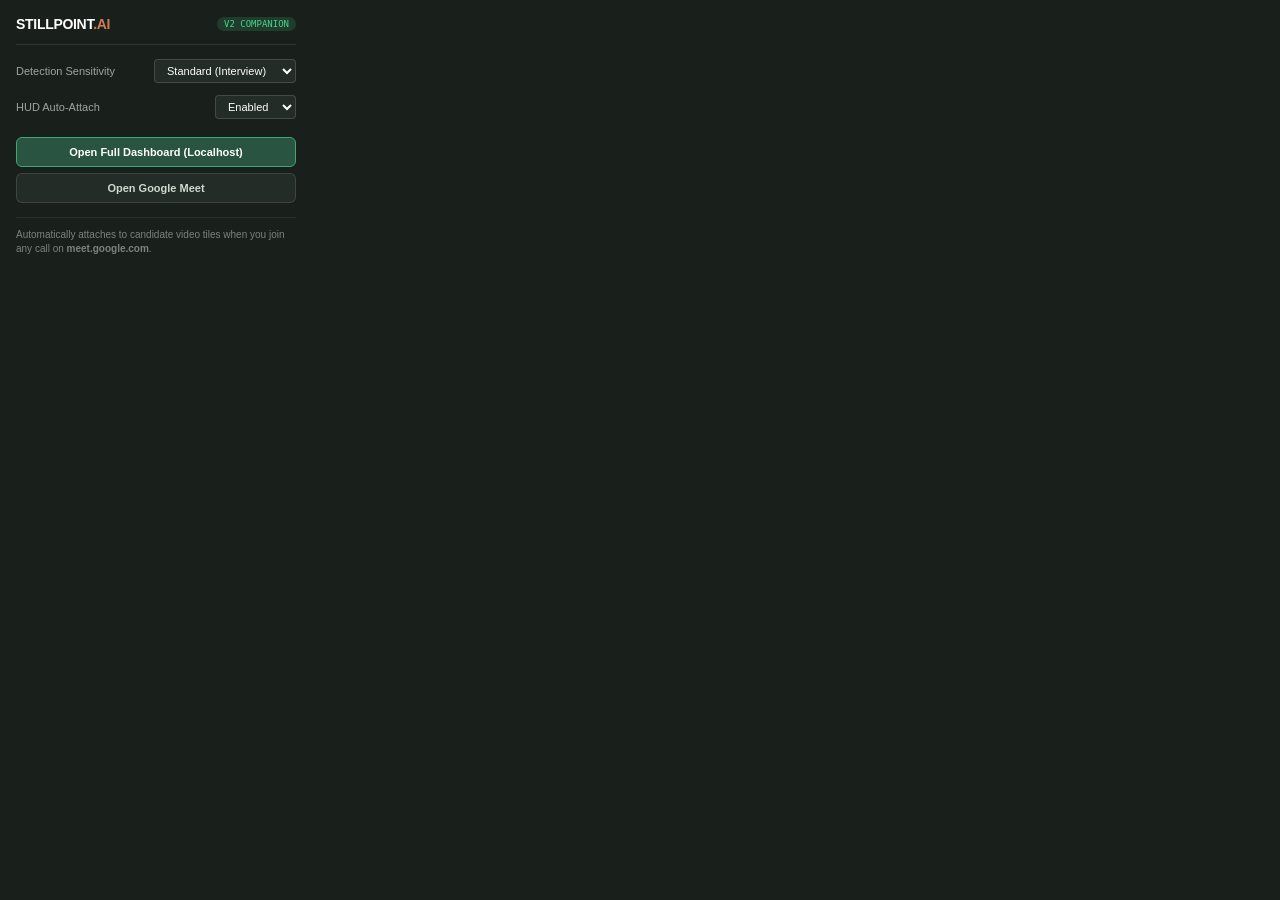
<file: extension/popup.html>
<!doctype html>
<html lang="en">
  <head>
    <meta charset="utf-8">
    <title>Stillpoint AI Companion</title>
    <style>
      body {
        width: 280px;
        margin: 0;
        padding: 16px;
        background: #19201c;
        color: #e5ece6;
        font-family: -apple-system, BlinkMacSystemFont, "Segoe UI", Roboto, sans-serif;
        font-size: 12px;
      }
      .head {
        display: flex;
        align-items: center;
        justify-content: space-between;
        padding-bottom: 12px;
        border-bottom: 1px solid rgba(255, 255, 255, 0.1);
        margin-bottom: 14px;
      }
      .brand {
        font-weight: 700;
        font-size: 14px;
        letter-spacing: -0.3px;
        color: #ffffff;
      }
      .brand span { color: #cf7955; }
      .status-pill {
        font-size: 9px;
        background: rgba(61, 168, 114, 0.2);
        color: #4cd48a;
        padding: 2px 7px;
        border-radius: 10px;
        font-family: monospace;
      }
      .setting-row {
        display: flex;
        justify-content: space-between;
        align-items: center;
        margin-bottom: 12px;
      }
      .label {
        font-size: 11px;
        color: #9da59d;
      }
      select, button {
        font: inherit;
      }
      select {
        background: #232c27;
        color: #ffffff;
        border: 1px solid rgba(255, 255, 255, 0.15);
        border-radius: 4px;
        padding: 4px 8px;
        font-size: 11px;
      }
      .btn {
        width: 100%;
        padding: 8px 0;
        border-radius: 6px;
        font-size: 11px;
        font-weight: 600;
        cursor: pointer;
        border: 1px solid transparent;
        margin-top: 6px;
        transition: all 0.15s ease;
      }
      .btn-primary {
        background: #295441;
        color: #ffffff;
        border-color: #3da872;
      }
      .btn-primary:hover {
        background: #346c53;
      }
      .btn-secondary {
        background: #232c27;
        color: #d1d8cf;
        border-color: rgba(255, 255, 255, 0.12);
      }
      .btn-secondary:hover {
        background: #2d3832;
      }
      .footer-note {
        margin-top: 14px;
        padding-top: 10px;
        border-top: 1px solid rgba(255, 255, 255, 0.08);
        font-size: 10px;
        color: #7b837a;
        line-height: 1.4;
      }
    </style>
  </head>
  <body>
    <div class="head">
      <div class="brand">STILLPOINT<span>.AI</span></div>
      <div class="status-pill">V2 COMPANION</div>
    </div>

    <div class="setting-row">
      <span class="label">Detection Sensitivity</span>
      <select id="sel-sensitivity">
        <option value="strict">Strict (Assessment)</option>
        <option value="standard" selected>Standard (Interview)</option>
        <option value="relaxed">Relaxed (Discussion)</option>
      </select>
    </div>

    <div class="setting-row">
      <span class="label">HUD Auto-Attach</span>
      <select id="sel-autohud">
        <option value="enabled" selected>Enabled</option>
        <option value="disabled">Disabled</option>
      </select>
    </div>

    <button class="btn btn-primary" id="btn-open-dash">Open Full Dashboard (Localhost)</button>
    <button class="btn btn-secondary" id="btn-open-meet">Open Google Meet</button>

    <div class="footer-note">
      Automatically attaches to candidate video tiles when you join any call on <strong>meet.google.com</strong>.
    </div>

    <script src="popup.js"></script>
  </body>
</html>
</file>
